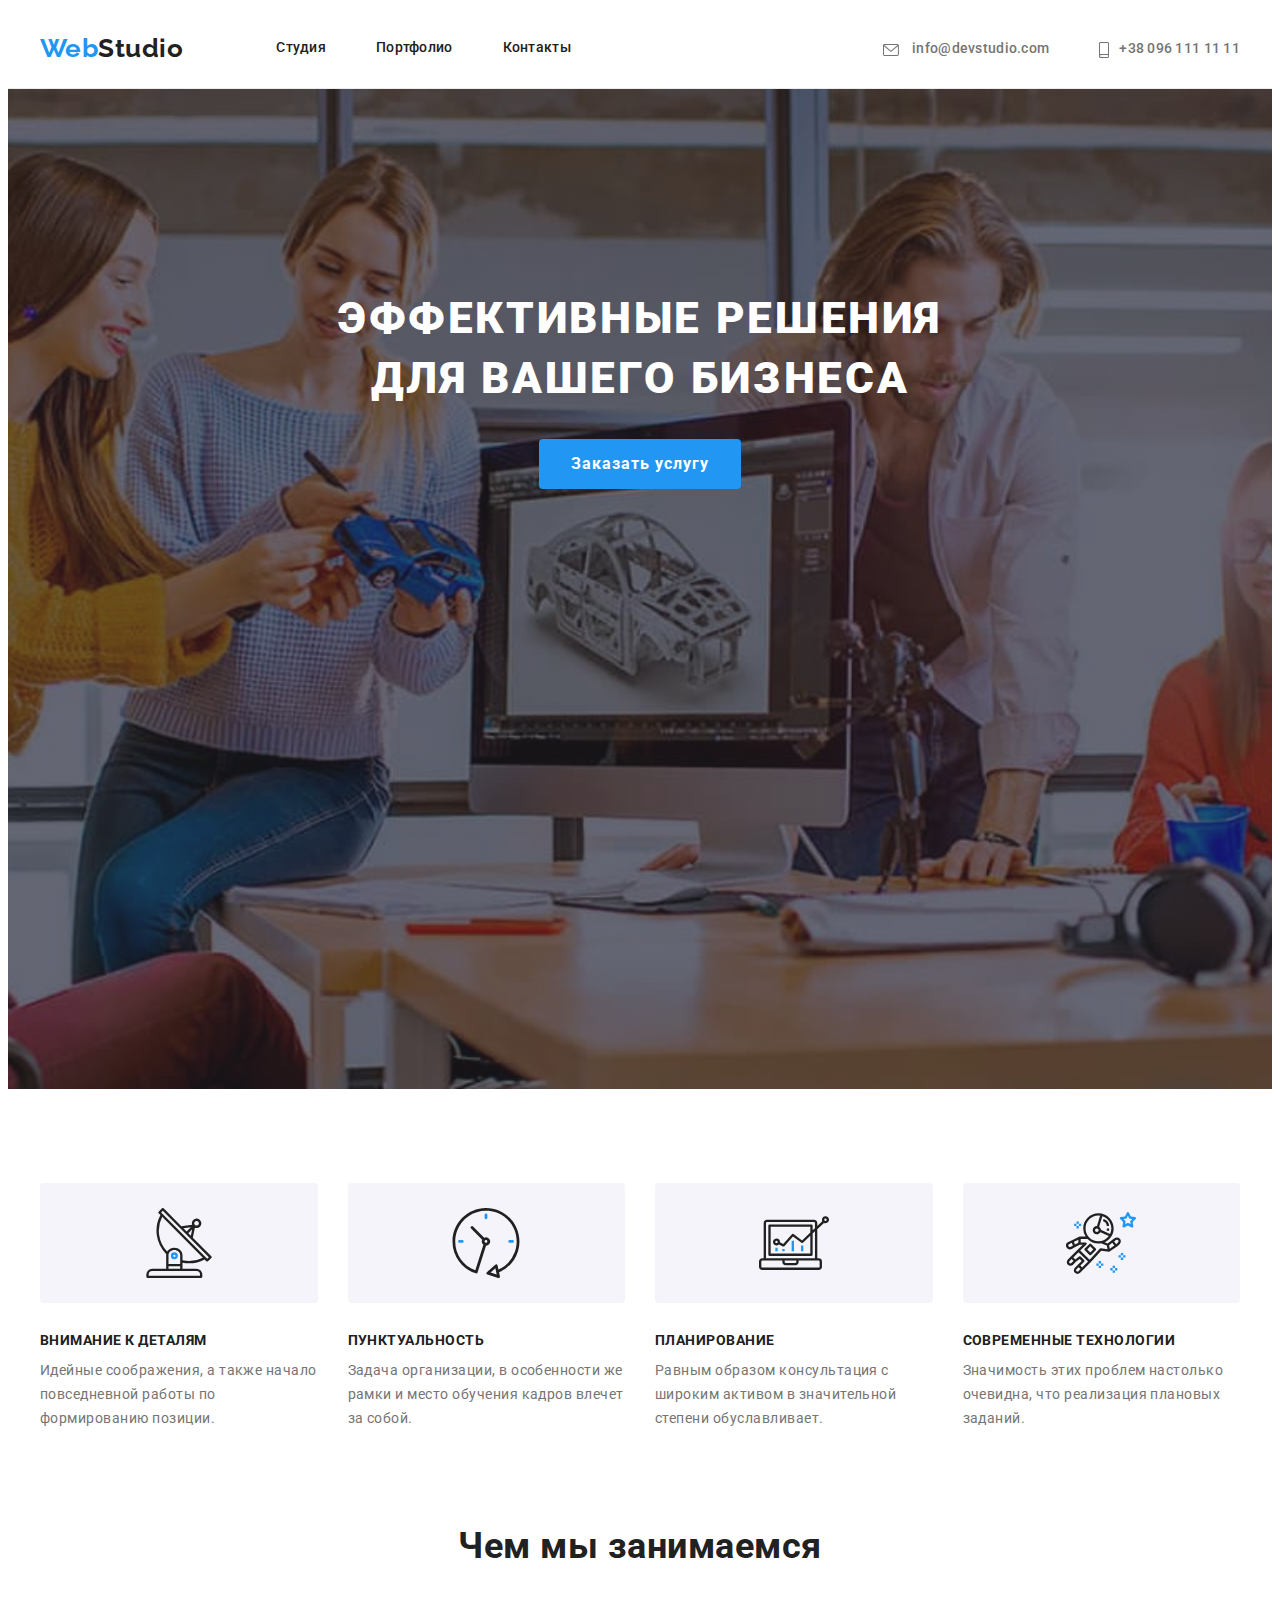
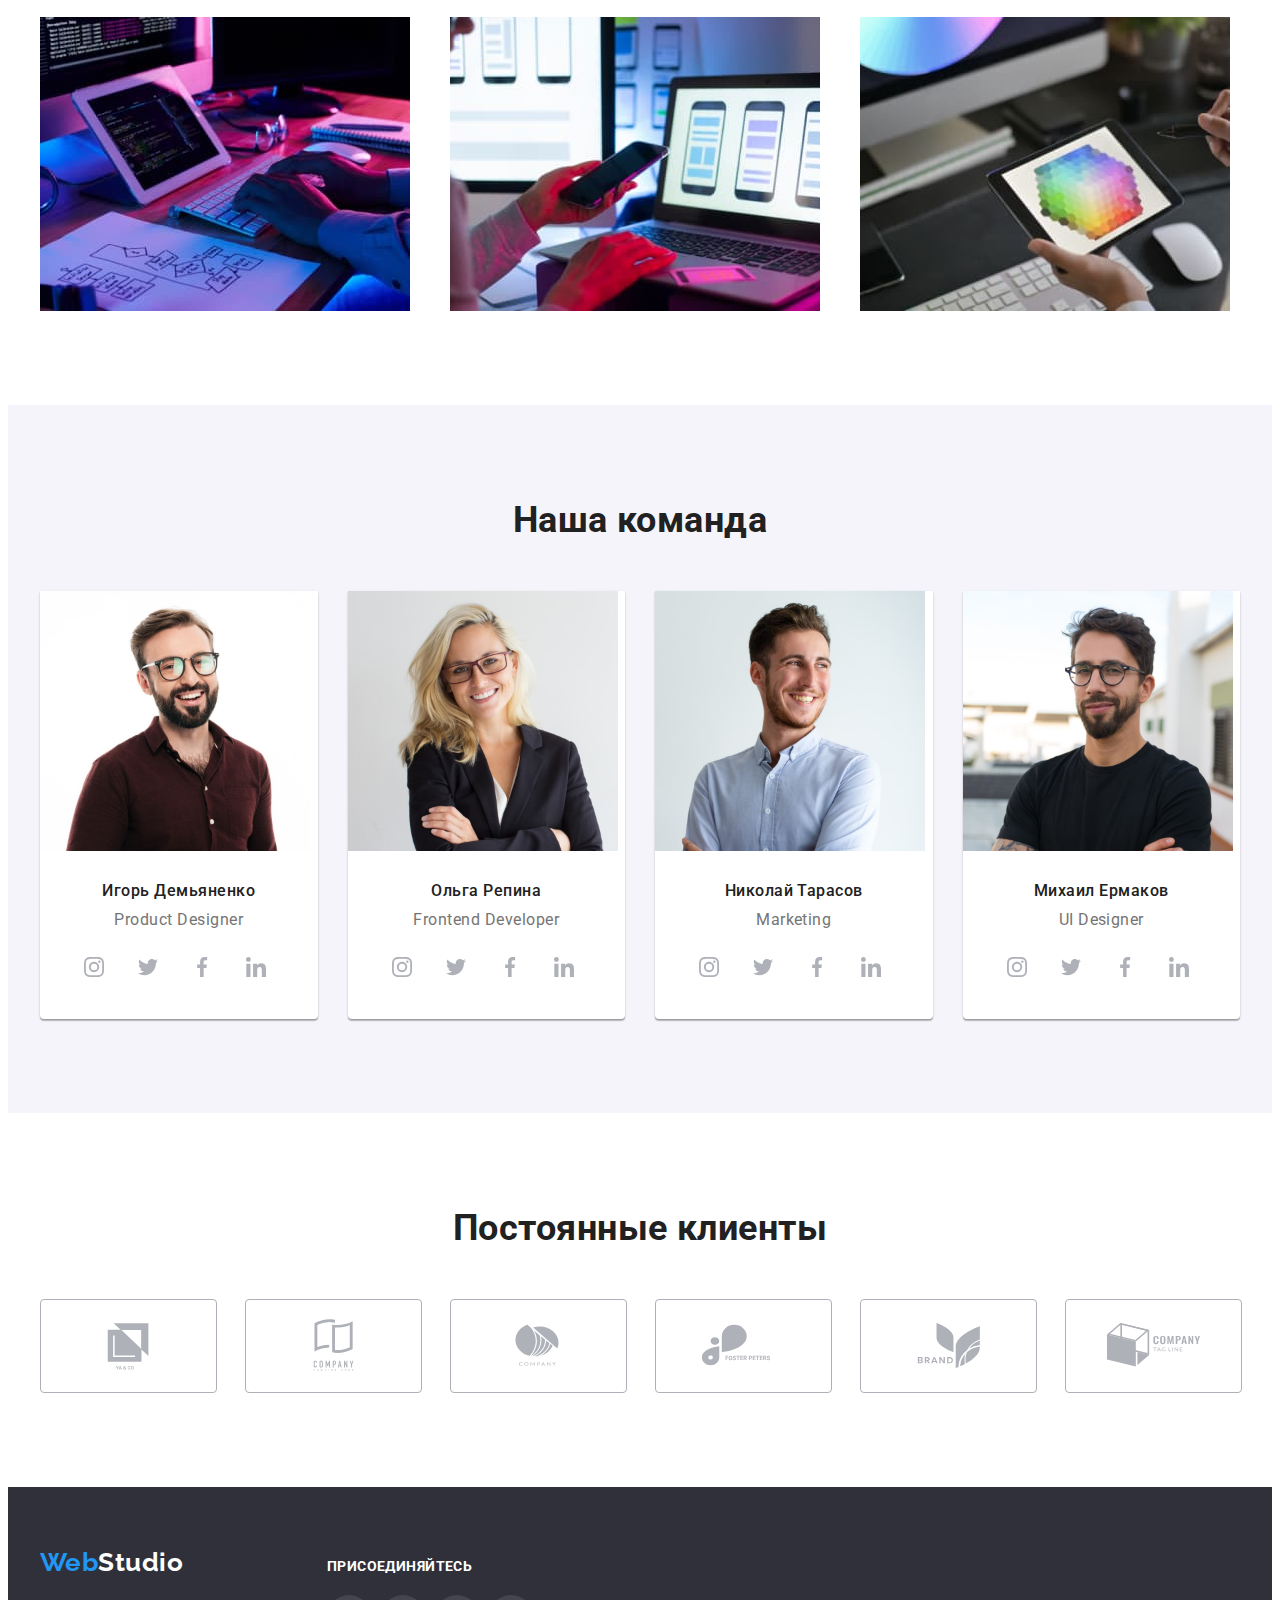
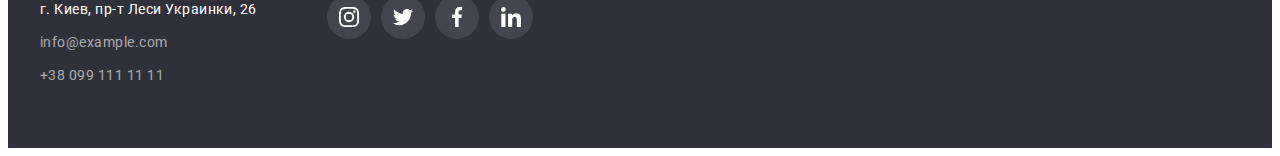
<file: index.html>
<!DOCTYPE html>
<html lang="ru">
  <head>
    <meta charset="UTF-8" />
    <meta name="description" content="Вебстудия, г. Киев" />
    <meta http-equiv="X-UA-Compatible" content="IE=edge" />
    <meta name="viewport" content="width=device-width, initial-scale=1.0" />
    <link
      href="https://fonts.googleapis.com/css2?family=Raleway:wght@700&family=Roboto:wght@400;500;700;900&display=swap"
      rel="stylesheet"
    />
    <link
      rel="stylesheet"
      href="https://cdnjs.cloudflare.com/ajax/libs/modern-normalize/1.1.0/modern-normalize.min.css"
      integrity="sha512-wpPYUAdjBVSE4KJnH1VR1HeZfpl1ub8YT/NKx4PuQ5NmX2tKuGu6U/JRp5y+Y8XG2tV+wKQpNHVUX03MfMFn9Q=="
      crossorigin="anonymous"
      referrerpolicy="no-referrer"
    />
    <link rel="stylesheet" href="./css/styles.css" />
    <title>Студия</title>
  </head>
  <body>
    <header class="page-header-border">
      <div class="page-header container">
        <nav class="site-nav">
          <a class="logo" href="./index.html" title="На главную" lang="en"
            ><span class="logo accent">Web</span>Studio</a
          >
          <ul class="site-nav-links list">
            <li class="item"><a class="site-nav-link" href="./index.html">Студия</a></li>
            <li class="item"><a class="site-nav-link" href="./portfolio.html">Портфолио</a></li>
            <li class="item"><a class="site-nav-link" href="">Контакты</a></li>
          </ul>
        </nav>
        <ul class="contacts-header list">
          <li class="item">
            <a class="contacts-header-link" href="mailto:info@devstudio.com">
              <svg class="icon-contacts" width="16" height="12">
                <use href="./images/symbol-defs.svg#icon-envelope"></use>
              </svg>
              info@devstudio.com</a
            >
          </li>
          <li class="item">
            <a class="contacts-header-link" href="tel:+380961111111">
              <svg class="icon-contacts" width="10" height="16">
                <use href="./images/symbol-defs.svg#icon-smartphone"></use></svg
              >+38 096 111 11 11</a
            >
          </li>
        </ul>
      </div>
    </header>

    <main>
      <!-- hero section -->

      <section class="hero">
        <div class="container">
          <h1 class="hero-title">Эффективные решения<br />для вашего бизнеса</h1>
          <button class="hero-button" type="button">Заказать услугу</button>
        </div>
      </section>

      <!-- features section -->

      <section class="section">
        <div class="container">
          <ul class="features-cards list">
            <li class="features-card">
              <div class="icon-features-block">
                <svg width="70" height="70">
                  <use href="./images/symbol-defs.svg#icon-antenna"></use>
                </svg>
              </div>
              <h3 class="features-title">Внимание к деталям</h3>
              <p class="features-text">
                Идейные соображения, а также начало повседневной работы по формированию позиции.
              </p>
            </li>
            <li class="features-card">
              <div class="icon-features-block">
                <svg width="70" height="70">
                  <use href="./images/symbol-defs.svg#icon-clock"></use>
                </svg>
              </div>
              <h3 class="features-title">Пунктуальность</h3>
              <p class="features-text">
                Задача организации, в особенности же рамки и место обучения кадров влечет за собой.
              </p>
            </li>
            <li class="features-card">
              <div class="icon-features-block">
                <svg width="70" height="70">
                  <use href="./images/symbol-defs.svg#icon-diagram"></use>
                </svg>
              </div>
              <h3 class="features-title">Планирование</h3>
              <p class="features-text">
                Равным образом консультация с широким активом в значительной степени обуславливает.
              </p>
            </li>
            <li class="features-card">
              <div class="icon-features-block">
                <svg width="70" height="70">
                  <use href="./images/symbol-defs.svg#icon-astronaut"></use>
                </svg>
              </div>
              <h3 class="features-title">Современные технологии</h3>
              <p class="features-text">
                Значимость этих проблем настолько очевидна, что реализация плановых заданий.
              </p>
            </li>
          </ul>
        </div>
      </section>

      <!-- specialisation section -->

      <section class="section no-padding-top">
        <div class="container">
          <h2 class="section-title">Чем мы занимаемся</h2>
          <ul class="specialisation-list list">
            <li class="item">
              <img
                src="./images/specialisation_01.jpg"
                alt="монитор, клавиатура и планшет на столе"
                width="370"
                height="294"
              />
            </li>
            <li class="item">
              <img
                src="./images/specialisation_02.jpg"
                alt="монитор, ноутбук и смартфон на столе"
                width="370"
              />
            </li>
            <li class="item">
              <img
                src="./images/specialisation_03.jpg"
                alt="монитор, клавиатура на столе и планшет в руках"
                width="370"
              />
            </li>
          </ul>
        </div>
      </section>

      <!-- our team section -->

      <section class="section team">
        <div class="container">
          <h2 class="section-title">Наша команда</h2>
          <ul class="team-cards list">
            <li class="team-card">
              <img
                src="./images/team_demyanenko.jpg"
                alt="Игорь Демьяненко"
                width="270"
                height="260"
              />
              <div class="team-card-content">
                <h3 class="team-member-title">Игорь Демьяненко</h3>
                <p class="team-text" lang="en">Product Designer</p>
                <ul class="social-links-list list">
                  <li class="item">
                    <a href="#" class="social-links" aria-label="Instagram">
                      <svg class="icon-social" width="20" height="20">
                        <use href="./images/symbol-defs.svg#icon-instagram"></use>
                      </svg>
                    </a>
                  </li>
                  <li class="item">
                    <a href="#" class="social-links" aria-label="Twitter">
                      <svg class="icon-social" width="20" height="20">
                        <use href="./images/symbol-defs.svg#icon-twitter"></use>
                      </svg>
                    </a>
                  </li>
                  <li class="item">
                    <a href="#" class="social-links" aria-label="Facebook">
                      <svg class="icon-social" width="20" height="20">
                        <use href="./images/symbol-defs.svg#icon-facebook"></use>
                      </svg>
                    </a>
                  </li>
                  <li class="item">
                    <a href="#" class="social-links" aria-label="LinkedIn">
                      <svg class="icon-social" width="20" height="20">
                        <use href="./images/symbol-defs.svg#icon-linkedin"></use>
                      </svg>
                    </a>
                  </li>
                </ul>
              </div>
            </li>
            <li class="team-card">
              <img src="./images/team_repina.jpg" alt="Ольга Репина" width="270" height="260" />
              <div class="team-card-content">
                <h3 class="team-member-title">Ольга Репина</h3>
                <p class="team-text" lang="en">Frontend Developer</p>
                <ul class="social-links-list list">
                  <li class="item">
                    <a href="#" class="social-links" aria-label="Instagram">
                      <svg class="icon-social" width="20" height="20">
                        <use href="./images/symbol-defs.svg#icon-instagram"></use>
                      </svg>
                    </a>
                  </li>
                  <li class="item">
                    <a href="#" class="social-links" aria-label="Twitter">
                      <svg class="icon-social" width="20" height="20">
                        <use href="./images/symbol-defs.svg#icon-twitter"></use>
                      </svg>
                    </a>
                  </li>
                  <li class="item">
                    <a href="#" class="social-links" aria-label="Facebook">
                      <svg class="icon-social" width="20" height="20">
                        <use href="./images/symbol-defs.svg#icon-facebook"></use>
                      </svg>
                    </a>
                  </li>
                  <li class="item">
                    <a href="#" class="social-links" aria-label="LinkedIn">
                      <svg class="icon-social" width="20" height="20">
                        <use href="./images/symbol-defs.svg#icon-linkedin"></use>
                      </svg>
                    </a>
                  </li>
                </ul>
              </div>
            </li>
            <li class="team-card">
              <img src="./images/team_tarasov.jpg" alt="Николай Тарасов" width="270" height="260" />
              <div class="team-card-content">
                <h3 class="team-member-title">Николай Тарасов</h3>
                <p class="team-text" lang="en">Marketing</p>
                <ul class="social-links-list list">
                  <li class="item">
                    <a href="#" class="social-links" aria-label="Instagram">
                      <svg class="icon-social" width="20" height="20">
                        <use href="./images/symbol-defs.svg#icon-instagram"></use>
                      </svg>
                    </a>
                  </li>
                  <li class="item">
                    <a href="#" class="social-links" aria-label="Twitter">
                      <svg class="icon-social" width="20" height="20">
                        <use href="./images/symbol-defs.svg#icon-twitter"></use>
                      </svg>
                    </a>
                  </li>
                  <li class="item">
                    <a href="#" class="social-links" aria-label="Facebook">
                      <svg class="icon-social" width="20" height="20">
                        <use href="./images/symbol-defs.svg#icon-facebook"></use>
                      </svg>
                    </a>
                  </li>
                  <li class="item">
                    <a href="#" class="social-links" aria-label="LinkedIn">
                      <svg class="icon-social" width="20" height="20">
                        <use href="./images/symbol-defs.svg#icon-linkedin"></use>
                      </svg>
                    </a>
                  </li>
                </ul>
              </div>
            </li>
            <li class="team-card">
              <img src="./images/team_yermakov.jpg" alt="Михаил Ермаков" width="270" height="260" />
              <div class="team-card-content">
                <h3 class="team-member-title">Михаил Ермаков</h3>
                <p class="team-text" lang="en">UI Designer</p>
                <ul class="social-links-list list">
                  <li class="item">
                    <a href="#" class="social-links" aria-label="Instagram">
                      <svg class="icon-social" width="20" height="20">
                        <use href="./images/symbol-defs.svg#icon-instagram"></use>
                      </svg>
                    </a>
                  </li>
                  <li class="item">
                    <a href="#" class="social-links" aria-label="Twitter">
                      <svg class="icon-social" width="20" height="20">
                        <use href="./images/symbol-defs.svg#icon-twitter"></use>
                      </svg>
                    </a>
                  </li>
                  <li class="item">
                    <a href="#" class="social-links" aria-label="Facebook">
                      <svg class="icon-social" width="20" height="20">
                        <use href="./images/symbol-defs.svg#icon-facebook"></use>
                      </svg>
                    </a>
                  </li>
                  <li class="item">
                    <a href="#" class="social-links" aria-label="LinkedIn">
                      <svg class="icon-social" width="20" height="20">
                        <use href="./images/symbol-defs.svg#icon-linkedin"></use>
                      </svg>
                    </a>
                  </li>
                </ul>
              </div>
            </li>
          </ul>
        </div>
      </section>

      <!-- clients -->

      <section class="section">
        <div class="container">
          <h2 class="section-title">Постоянные клиенты</h2>
          <ul class="clients list">
            <li class="item">
              <a href="#" class="clients-link" aria-label="Клиент 1">
                <svg class="icon-clients" width="106" height="60">
                  <use href="./images/symbol-defs.svg#icon-client-1"></use>
                </svg>
              </a>
            </li>
            <li class="item">
              <a href="#" class="clients-link" aria-label="Клиент 2">
                <svg class="icon-clients" width="106" height="60">
                  <use href="./images/symbol-defs.svg#icon-client-2"></use>
                </svg>
              </a>
            </li>
            <li class="item">
              <a href="#" class="clients-link" aria-label="Клиент 3">
                <svg class="icon-clients" width="106" height="60">
                  <use href="./images/symbol-defs.svg#icon-client-3"></use></svg
              ></a>
            </li>
            <li class="item">
              <a href="#" class="clients-link" aria-label="Клиент 4">
                <svg class="icon-clients" width="106" height="60">
                  <use href="./images/symbol-defs.svg#icon-client-4"></use>
                </svg>
              </a>
            </li>
            <li class="item">
              <a href="#" class="clients-link" aria-label="Клиент 5">
                <svg class="icon-clients" width="106" height="60">
                  <use href="./images/symbol-defs.svg#icon-client-5"></use>
                </svg>
              </a>
            </li>
            <li class="item">
              <a href="#" class="clients-link" aria-label="Клиент 6">
                <svg class="icon-clients" width="106" height="60">
                  <use href="./images/symbol-defs.svg#icon-client-6"></use>
                </svg>
              </a>
            </li>
          </ul>
        </div>
      </section>
    </main>

    <footer class="page-footer">
      <div class="container footer">
        <div>
          <a class="logo white" href="./index.html" title="На главную" lang="en"
            ><span class="logo accent">Web</span>Studio</a
          >
          <address>
            <ul class="list">
              <li class="footer-address">
                <a class="postal-address" href="">г. Киев, пр-т Леси Украинки, 26</a>
              </li>
              <li class="footer-address">
                <a class="contacts-footer" href="mailto:info@example.com">info@example.com</a>
              </li>
              <li class="footer-address">
                <a class="contacts-footer" href="tel:+380991111111">+38 099 111 11 11</a>
              </li>
            </ul>
          </address>
        </div>
        <div class="footer-social">
          <p class="footer-social-title">присоединяйтесь</p>
          <ul class="social-links-list list">
            <li class="item">
              <a href="#" class="social-links transparent-background" aria-label="Instagram">
                <svg class="icon-social" width="20" height="20">
                  <use href="./images/symbol-defs.svg#icon-instagram"></use>
                </svg>
              </a>
            </li>
            <li class="item">
              <a href="#" class="social-links transparent-background" aria-label="Twitter">
                <svg class="icon-social" width="20" height="20">
                  <use href="./images/symbol-defs.svg#icon-twitter"></use>
                </svg>
              </a>
            </li>
            <li class="item">
              <a href="#" class="social-links transparent-background" aria-label="Facebook">
                <svg class="icon-social" width="20" height="20">
                  <use href="./images/symbol-defs.svg#icon-facebook"></use>
                </svg>
              </a>
            </li>
            <li class="item">
              <a href="#" class="social-links transparent-background" aria-label="LinkedIn">
                <svg class="icon-social" width="20" height="20">
                  <use href="./images/symbol-defs.svg#icon-linkedin"></use>
                </svg>
              </a>
            </li>
          </ul>
        </div>
      </div>
    </footer>
  </body>
</html>
</file>
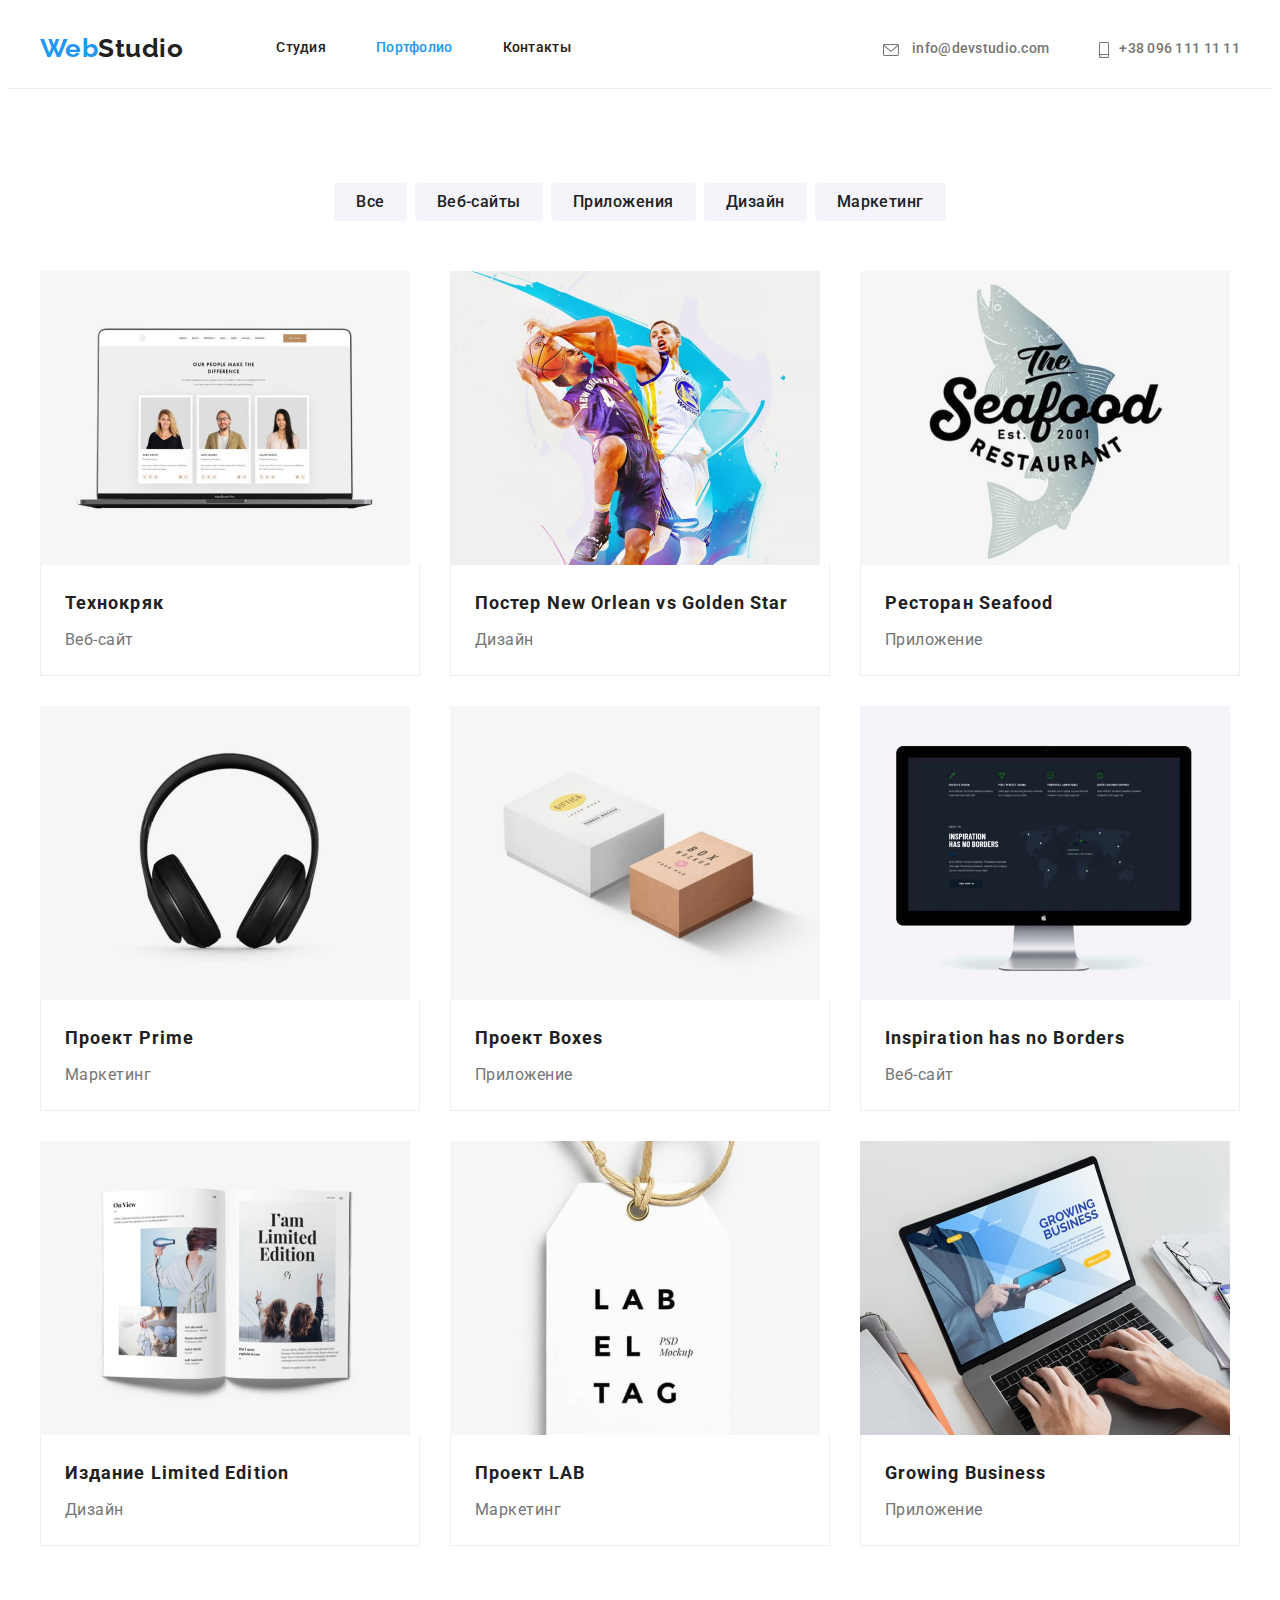
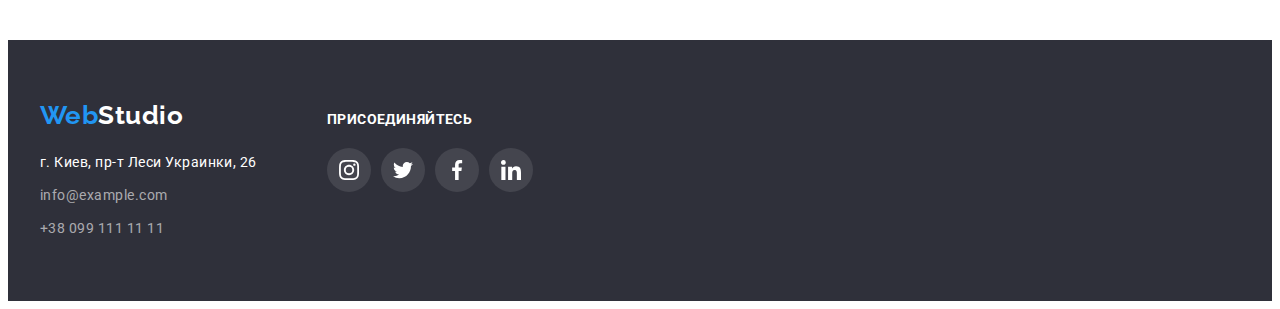
<file: portfolio.html>
<!DOCTYPE html>
<html lang="ru">
  <head>
    <meta charset="UTF-8" />
    <meta name="description" content="Портфолио вебстудии" />
    <meta http-equiv="X-UA-Compatible" content="IE=edge" />
    <meta name="viewport" content="width=device-width, initial-scale=1.0" />
    <link
      href="https://fonts.googleapis.com/css2?family=Raleway:wght@700&family=Roboto:wght@400;500;700;900&display=swap"
      rel="stylesheet"
    />
    <link
      rel="stylesheet"
      href="https://cdnjs.cloudflare.com/ajax/libs/modern-normalize/1.1.0/modern-normalize.min.css"
      integrity="sha512-wpPYUAdjBVSE4KJnH1VR1HeZfpl1ub8YT/NKx4PuQ5NmX2tKuGu6U/JRp5y+Y8XG2tV+wKQpNHVUX03MfMFn9Q=="
      crossorigin="anonymous"
      referrerpolicy="no-referrer"
    />
    <link rel="stylesheet" href="./css/styles.css" />
    <title>Портфолио</title>
  </head>
  <body>
    <header class="page-header-border">
      <div class="page-header container">
        <nav class="site-nav">
          <a class="logo" href="./index.html" title="На главную" lang="en"
            ><span class="logo accent">Web</span>Studio</a
          >
          <ul class="site-nav-links list">
            <li class="item"><a class="site-nav-link" href="./index.html">Студия</a></li>
            <li class="item">
              <a class="site-nav-link current" href="./portfolio.html">Портфолио</a>
            </li>
            <li class="item"><a class="site-nav-link" href="">Контакты</a></li>
          </ul>
        </nav>
        <ul class="contacts-header list">
          <li class="item">
            <a class="contacts-header-link" href="mailto:info@devstudio.com">
              <svg class="icon-contacts" width="16" height="12">
                <use href="./images/symbol-defs.svg#icon-envelope"></use>
              </svg>
              info@devstudio.com</a
            >
          </li>
          <li class="item">
            <a class="contacts-header-link" href="tel:+380961111111">
              <svg class="icon-contacts" width="10" height="16">
                <use href="./images/symbol-defs.svg#icon-smartphone"></use></svg
              >+38 096 111 11 11</a
            >
          </li>
        </ul>
      </div>
    </header>

    <main>
      <!-- work examples section-->

      <section class="section">
        <div class="container">
          <!-- Filter Buttons -->
          <ul class="filter-buttons list">
            <li class="item"><button class="filter-button" type="button">Все</button></li>
            <li class="item"><button class="filter-button" type="button">Веб-сайты</button></li>
            <li class="item"><button class="filter-button" type="button">Приложения</button></li>
            <li class="item"><button class="filter-button" type="button">Дизайн</button></li>
            <li class="item"><button class="filter-button" type="button">Маркетинг</button></li>
          </ul>

          <ul class="examples-cards list">
            <li class="examples-card">
              <a class="examples-link" href="">
                <img
                  src="./images/portfolio_001.jpg"
                  alt="Веб-сайт на экране ноутбука"
                  width="370"
                  height="294"
                />
                <div class="examples-card-content">
                  <h2 class="examples-title">Технокряк</h2>
                  <p class="examples-text">Веб-сайт</p>
                </div>
              </a>
            </li>
            <li class="examples-card">
              <a class="examples-link" href="">
                <img
                  src="./images/portfolio_002.jpg"
                  alt="Постер с двумя баскетболистами и мячом"
                  width="370"
                  height="294"
                />
                <div class="examples-card-content">
                  <h2 class="examples-title">Постер New Orlean vs Golden Star</h2>
                  <p class="examples-text">Дизайн</p>
                </div>
              </a>
            </li>
            <li class="examples-card">
              <a class="examples-link" href="">
                <img
                  src="./images/portfolio_003.jpg"
                  alt="Логотип реторана на фоне изображения рыбы"
                  width="370"
                  height="294"
                />
                <div class="examples-card-content">
                  <h2 class="examples-title">Ресторан Seafood</h2>
                  <p class="examples-text">Приложение</p>
                </div>
              </a>
            </li>
            <li class="examples-card">
              <a class="examples-link" href="">
                <img
                  src="./images/portfolio_004.jpg"
                  alt="Большие чёрные наушники"
                  width="370"
                  height="294"
                />
                <div class="examples-card-content">
                  <h2 class="examples-title">Проект Prime</h2>
                  <p class="examples-text">Маркетинг</p>
                </div>
              </a>
            </li>
            <li class="examples-card">
              <a class="examples-link" href="">
                <img
                  src="./images/portfolio_005.jpg"
                  alt="Две коробки - белая и коричневая"
                  width="370"
                  height="294"
                />
                <div class="examples-card-content">
                  <h2 class="examples-title">Проект Boxes</h2>
                  <p class="examples-text">Приложение</p>
                </div>
              </a>
            </li>
            <li class="examples-card">
              <a class="examples-link" href="">
                <img
                  src="./images/portfolio_006.jpg"
                  alt="Веб-сайт на экране монитора"
                  width="370"
                  height="294"
                />
                <div class="examples-card-content">
                  <h2 class="examples-title">Inspiration has no Borders</h2>
                  <p class="examples-text">Веб-сайт</p>
                </div>
              </a>
            </li>
            <li class="examples-card">
              <a class="examples-link" href="">
                <img
                  src="./images/portfolio_007.jpg"
                  alt="Раскрытая книга с картинками"
                  width="370"
                  height="294"
                />
                <div class="examples-card-content">
                  <h2 class="examples-title">Издание Limited Edition</h2>
                  <p class="examples-text">Дизайн</p>
                </div>
              </a>
            </li>
            <li class="examples-card">
              <a class="examples-link" href="">
                <img
                  src="./images/portfolio_008.jpg"
                  alt="Картонная бирка"
                  width="370"
                  height="294"
                />
                <div class="examples-card-content">
                  <h2 class="examples-title">Проект LAB</h2>
                  <p class="examples-text">Маркетинг</p>
                </div>
              </a>
            </li>
            <li class="examples-card">
              <a class="examples-link" href="">
                <img
                  src="./images/portfolio_009.jpg"
                  alt="Ноутбук с веб-сайтои на экране"
                  width="370"
                  height="294"
                />
                <div class="examples-card-content">
                  <h2 class="examples-title">Growing Business</h2>
                  <p class="examples-text">Приложение</p>
                </div>
              </a>
            </li>
          </ul>
        </div>
      </section>
    </main>

    <footer class="page-footer">
      <div class="container footer">
        <div>
          <a class="logo white" href="./index.html" title="На главную" lang="en"
            ><span class="logo accent">Web</span>Studio</a
          >
          <address>
            <ul class="list">
              <li class="footer-address">
                <a class="postal-address" href="">г. Киев, пр-т Леси Украинки, 26</a>
              </li>
              <li class="footer-address">
                <a class="contacts-footer" href="mailto:info@example.com">info@example.com</a>
              </li>
              <li class="footer-address">
                <a class="contacts-footer" href="tel:+380991111111">+38 099 111 11 11</a>
              </li>
            </ul>
          </address>
        </div>
        <div class="footer-social">
          <p class="footer-social-title">присоединяйтесь</p>
          <ul class="social-links-list list">
            <li class="item">
              <a href="#" class="social-links transparent-background" aria-label="Instagram">
                <svg class="icon-social" width="20" height="20">
                  <use href="./images/symbol-defs.svg#icon-instagram"></use>
                </svg>
              </a>
            </li>
            <li class="item">
              <a href="#" class="social-links transparent-background" aria-label="Twitter">
                <svg class="icon-social" width="20" height="20">
                  <use href="./images/symbol-defs.svg#icon-twitter"></use>
                </svg>
              </a>
            </li>
            <li class="item">
              <a href="#" class="social-links transparent-background" aria-label="Facebook">
                <svg class="icon-social" width="20" height="20">
                  <use href="./images/symbol-defs.svg#icon-facebook"></use>
                </svg>
              </a>
            </li>
            <li class="item">
              <a href="#" class="social-links transparent-background" aria-label="LinkedIn">
                <svg class="icon-social" width="20" height="20">
                  <use href="./images/symbol-defs.svg#icon-linkedin"></use>
                </svg>
              </a>
            </li>
          </ul>
        </div>
      </div>
    </footer>
  </body>
</html>
</file>
<file: css/styles.css>
:root {
  --white-color: #ffffff;
  --white-semitransparent-color: rgba(255, 255, 255, 0.6);
  --secondary-background-color: #f5f4fa;
  --dark-background-color: #2f303a;
  --primary-text-color: #757575;
  --title-text-color: #212121;
  --accent-color: #2196f3;
  --cards-gap: 30px;
  --icon-grey: #afb1b8;
}

body {
  background-color: var(--white-color);
  color: var(--primary-text-color);
  font-family: 'Roboto', sans-serif;
  letter-spacing: 0.03em;
}

/* utilities */
h1,
h2,
h3,
h4,
h5,
h6,
p {
  margin: 0;
}
img {
  display: block;
  max-width: 100%;
  height: auto;
}
.list {
  padding: 0;
  margin: 0;

  list-style: none;
}
.container {
  width: 1200px;
  margin-top: 0;
  margin-bottom: 0;
  margin-left: auto;
  margin-right: auto;
  padding: 0 15px;

  /* outline: 1px solid tomato; */
}

.section {
  padding-top: 94px;
  padding-bottom: 94px;
}

.no-padding-top {
  padding-top: 0;
}

.section-title {
  color: var(--title-text-color);
  margin-bottom: 50px;

  font-weight: 700;
  font-size: 36px;
  line-height: 1.17;
  text-align: center;
}

/* logo */
.logo {
  display: inline-block;
  margin-top: 0;
  margin-bottom: 0;

  color: var(--title-text-color);
  font-family: 'Raleway', sans-serif;
  font-weight: 700;
  font-size: 26px;
  line-height: 1.19;

  text-decoration: none;
}

.white {
  margin-bottom: 20px;

  color: var(--white-color);
}
.accent {
  color: var(--accent-color);
}

/* header */
.page-header {
  display: flex;
  align-items: center;
}
.page-header-border {
  border-bottom: 1px solid #ececec;
}

/* site navigation */

.site-nav {
  display: flex;
  align-items: center;
}
.site-nav-links {
  display: flex;
}

.site-nav-link {
  display: block;
  padding-top: 32px;
  padding-bottom: 32px;

  color: var(--title-text-color);
  font-weight: 500;
  font-size: 14px;
  line-height: 1.14;
  letter-spacing: 0.02em;

  text-decoration: none;
}
.site-nav-links > .item:first-child {
  margin-left: 93px;
}
.site-nav-links > .item:not(:last-child) {
  margin-right: 50px;
}

.site-nav-link:hover,
.site-nav-link:focus,
.site-nav-link.current {
  color: var(--accent-color);
}

/* contacts */

.contacts-header {
  display: flex;
  align-items: center;
  margin-left: auto;
}
.contacts-header > .item:not(:last-child) {
  margin-right: 50px;
}
.contacts-header-link,
.contacts-header-link:visited {
  color: var(--primary-text-color);

  font-weight: 500;
  font-size: 14px;
  line-height: 1.14;
  letter-spacing: 0.02em;

  text-decoration: none;
}
.icon-contacts {
  vertical-align: middle;
  margin-right: 10px;
  fill: currentColor;
}

.contacts-footer,
.contacts-footer:visited {
  margin-top: 0;
  margin-bottom: 0;
  color: var(--white-semitransparent-color);

  font-style: normal;
  font-size: 14px;
  line-height: 1.71;

  text-decoration: none;
}
.contacts-header-link:hover,
.contacts-header-link:focus,
.contacts-footer:hover,
.contacts-footer:focus {
  color: var(--accent-color);
}
.postal-address {
  color: var(--white-color);
  font-style: normal;
  font-size: 14px;
  line-height: 1.71;
  text-decoration: none;
}

/* hero section */
.hero {
  padding-top: 200px;
  padding-bottom: 200px;
  height: 600px;
  max-width: 1600px;
  margin-left: auto;
  margin-right: auto;

  background-color: #c4c4c4;
  background-image: linear-gradient(to right, rgba(47, 48, 58, 0.4), rgba(47, 48, 58, 0.4)),
    url('../images/hero-background.jpg');
  background-position: center;
  background-size: cover;
  background-repeat: no-repeat;

  text-align: center;
}
.hero-title {
  margin-bottom: 30px;

  color: var(--white-color);
  font-weight: 900;
  font-size: 44px;
  line-height: 1.36;
  text-align: center;
  letter-spacing: 0.06em;
  text-transform: uppercase;
}
.hero-button {
  min-width: 200px;
  min-height: 50px;
  padding: 10px 32px;
  margin-top: 0;
  margin-bottom: 0;

  cursor: pointer;
  border: 1px transparent;
  border-radius: 4px;
  color: var(--white-color);
  background-color: var(--accent-color);

  font-family: inherit;
  font-weight: 700;
  font-size: 16px;
  line-height: 1.88;
  text-align: center;
  letter-spacing: 0.06em;
}

/* features section */
.features-cards {
  display: flex;
  align-items: flex-start;
}
.features-card {
  flex-basis: calc((100% - (var(--cards-gap) * 3)) / 4);
}
.icon-features-block {
  display: flex;
  justify-content: center;
  align-items: center;
  height: 120px;
  margin-bottom: 30px;

  background-color: var(--secondary-background-color);
  border-radius: 4px;
}
.features-card:not(:last-child) {
  margin-right: var(--cards-gap);
}
.features-title {
  margin-bottom: 10px;

  color: var(--title-text-color);
  font-weight: 700;
  font-size: 14px;
  line-height: 1.14;
  text-transform: uppercase;
}
.features-text {
  font-size: 14px;
  line-height: 1.71;
}

/* specialisation section */
.specialisation-list {
  display: flex;
}
.specialisation-list > .item {
  flex-basis: calc((100% - (var(--cards-gap) * 2)) / 3);
}
.specialisation-list > .item:not(:last-child) {
  margin-right: var(--cards-gap);
}

/* our team section */
.team {
  background-color: var(--secondary-background-color);
}
.team-cards {
  display: flex;
}
.team-card {
  flex-basis: calc((100% - (var(--cards-gap) * 3)) / 4);

  background-color: var(--white-color);

  border-bottom-left-radius: 4px;
  border-bottom-right-radius: 4px;
  box-shadow: 0px 1px 3px rgba(0, 0, 0, 0.12), 0px 1px 1px rgba(0, 0, 0, 0.14),
    0px 2px 1px rgba(0, 0, 0, 0.2);
}
.team-card:not(:last-child) {
  margin-right: var(--cards-gap);
}
.team-card-content {
  padding-top: 30px;
  padding-bottom: 30px;
  padding-left: 32px;
  padding-right: 32px;
}
.team-member-title {
  margin-bottom: 10px;

  color: var(--title-text-color);
  font-weight: 500;
  font-size: 16px;
  line-height: 1.19;
  text-align: center;
}
.team-text {
  margin-bottom: 16px;

  font-size: 16px;
  line-height: 1.19;
  text-align: center;
}
.social-links-list {
  display: flex;
  align-items: center;
}
.social-links-list > .item:not(:last-child) {
  margin-right: 10px;
}
.social-links {
  display: flex;
  justify-content: center;
  align-items: center;

  height: 44px;
  width: 44px;

  color: var(--icon-grey);
  border-radius: 50%;
}
.icon-social {
  display: block;
  fill: currentColor;
}

.social-links:hover,
.social-links:focus {
  background-color: var(--accent-color);
  color: var(--white-color);
}

/* clients section */

.clients {
  display: flex;
  align-items: center;
}
.clients > .item {
  flex-basis: calc(100% - (5 * var(--cards-gap)) / 6);
}
.clients > .item:not(:last-child) {
  margin-right: var(--cards-gap);
}
.clients-link,
.clients-link:visited {
  display: flex;
  justify-content: center;
  align-items: center;
  width: 100%;
  height: 92px;

  color: var(--icon-grey);
  border: 1px solid var(--icon-grey);
  border-radius: 4px;
  text-decoration: none;
}
.clients-link:hover,
.clients-link:focus {
  border-color: var(--accent-color);
  color: var(--accent-color);
}
.icon-clients {
  display: block;
  fill: currentColor;
}

/* filter buttons */

.filter-buttons {
  display: flex;
  justify-content: center;
  margin-bottom: 50px;
}
.filter-button {
  min-height: 38px;
  padding-top: 6px;
  padding-bottom: 6px;
  padding-left: 22px;
  padding-right: 22px;

  color: var(--title-text-color);
  background-color: var(--secondary-background-color);
  cursor: pointer;
  border: 1px transparent;
  border-radius: 4px;

  font-family: inherit;
  font-weight: 500;
  font-size: 16px;
  line-height: 1.63;
  text-align: center;
  letter-spacing: 0.03em;
}
.filter-buttons > .item:not(:last-child) {
  padding-right: 8px;
}
.filter-button:hover,
.filter-button:focus {
  color: var(--white-color);
  background-color: var(--accent-color);
  box-shadow: 0px 3px 1px rgba(0, 0, 0, 0.1), 0px 1px 2px rgba(0, 0, 0, 0.08),
    0px 2px 2px rgba(0, 0, 0, 0.12);
}

/* work examples section */
/* grid container */

.examples-cards {
  display: flex;
  flex-wrap: wrap;
  margin-top: calc(-1 * var(--cards-gap));
  margin-left: calc(-1 * var(--cards-gap));
}
.examples-link,
.examples-link:visited {
  text-decoration: none;
}
.examples-card {
  flex-basis: calc(100% / 3 - var(--cards-gap));

  margin-left: var(--cards-gap);
  margin-top: var(--cards-gap);

  background-color: var(--white-color);
}
.examples-card:hover,
.examples-card:focus {
  box-shadow: 0px 1px 1px rgba(0, 0, 0, 0.12), 0px 4px 4px rgba(0, 0, 0, 0.06),
    1px 4px 6px rgba(0, 0, 0, 0.16);
}
.examples-card-content {
  padding-top: 20px;
  padding-bottom: 20px;
  padding-left: 24px;
  padding-right: 24px;

  --border-card-color: #eeeeee;

  border-bottom: 1px solid var(--border-card-color);
  border-left: 1px solid var(--border-card-color);
  border-right: 1px solid var(--border-card-color);
}
.examples-title {
  color: var(--title-text-color);
  margin-bottom: 4px;

  font-weight: 700;
  font-size: 18px;
  line-height: 2;
  letter-spacing: 0.06em;
}
.examples-text {
  font-size: 16px;
  line-height: 1.88;
}
.examples-link,
.examples-link:visited {
  color: var(--primary-text-color);
  text-decoration: none;
}

/* page footer */
.page-footer {
  padding-top: 60px;
  padding-bottom: 60px;

  background-color: var(--dark-background-color);
}
.footer {
  display: flex;
  align-items: flex-start;
}
.footer-address:not(:last-child) {
  margin-bottom: 9px;
}
.footer-social {
  margin-left: 70px;
  padding-top: 12px;
  color: var(--white-color);
}
.footer-social-title {
  margin-bottom: 20px;

  font-weight: 700;
  font-size: 14px;
  line-height: 1.14;
  letter-spacing: 0.03em;
  text-transform: uppercase;
}
.transparent-background {
  color: var(--white-color);
  background-color: rgba(255, 255, 255, 0.1);
}
</file>
